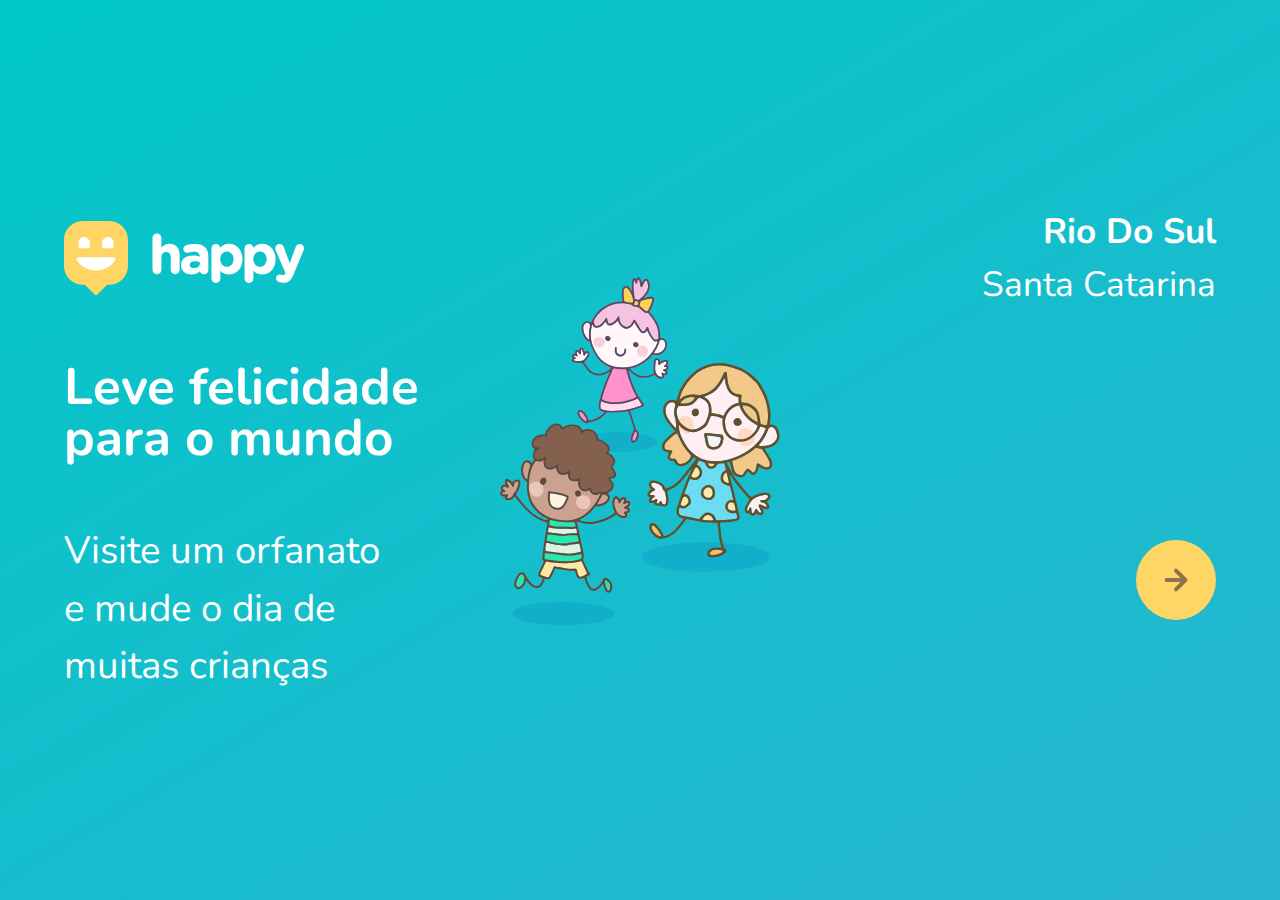
<file: NLW/index.html>
<!DOCTYPE html>
<html lang="pt_BR">
  <head>
    <meta charset="UTF-8" />
    <meta http-equiv="X-UA-Compatible" content="IE=edge" />
    <meta name="viewport" content="width=device-width, initial-scale=1.0" />
    <title>Happy</title>

    <link rel="icon" href="./images/images/logo-icon.png" />
    <link rel="stylesheet" href="./css/main.css" />
    <link rel="stylesheet" href="./css/animations.css" />
    <link rel="stylesheet" href="./css/page-landing.css" />
    <link
      href="https://fonts.googleapis.com/css2?family=Nunito:wght@400;600;800&display=swap"
      rel="stylesheet"
    />
  </head>
  <body>
    <div id="page-landing">
      <div id="container">
        <header>
          <img
            class="animate-up"
            id="logo"
            src="./images/images/logo.svg"
            alt="LogoHappy"
          />
          <div class="location animate-up">
            <strong>Rio Do Sul</strong>
            <p>Santa Catarina</p>
          </div>
        </header>
        <main>
          <h1 class="animate-up"><br>Leve felicidade <br>para o mundo</h1>
          
          <section class="visit ">
            <p class="animate-up">
             <br> Visite um orfanato e mude o dia de muitas crianças
            </p>
        <a href="#" title="Visite orfanatos" class="animate-up">
      <img src="./images/images/arrow.svg" alt="Ir para o mapa"/>
        </section>
          </a>
        </main>
      </div>
    </div>
  </body>
</html>
</file>
<file: NLW/css/main.css>
* {
  margin: 0;
  padding: 0;
  box-sizing: border-box;
}


body {
  height: 100vh;
  color: white;
  background: #EBF2F5;
}


body, input, button, textarea {
  font: 400 1.8rem/1 "Nunito", sans-serif;
}
</file>
<file: NLW/css/animations.css>
/*Animações*/
@keyframes up {
    from {
        opacity: 0;
        transform: translateY(16px);
    }
    to {
        opacity: 1;
        transform: translateY(0);
    }

}

@keyframes right {
    from {
        transform: translateX(-100);
    }

    to {
       transform: translateX(0);     
    }
}


.animate-up {
        animation-name: up;
        animation-duration: 300ms;
        animation-fill-mode: backwards;
      
}

.animate-right {
    animation: right;
    animation-duration: 300ms;
}
</file>
<file: NLW/css/page-landing.css>
#page-landing {
  background: linear-gradient(329.54deg, #29b6d1 0%, #00c7c7 100%);

  min-height: 100vh;

  text-align: center;

  display: flex;
}

#container {
  margin: auto;
  width: min(90%, 112rem);
}

.location,
h1,
.visit p {
  height: 16vh;
}

.visit a {
  width: 5rem;
  height: 5rem;
  background: #ffd666;
  border: none;
  border-radius: 3rem;
  display: flex;
  align-items: center;
  justify-content: center;
  margin: auto;
  transition: background 200ms;
  animation-delay: 250ms;
}

.visit a:hover {
  background: #96feff;
}

#logo {
  animation-delay: 50ms;
}

.location {
  animation-delay: 50ms;
}

main h1 {
  animation-delay: 150ms;
  font-size: clamp(2rem, 4vw, 4.4rem);
}

.visit p {
  animation-delay: 200ms;
}




/*Desktop Version*/
@media (min-width: 760px) {
  
  #container {
    padding: 5rem, 2rem;
    background: url("../images/images/bg.svg") no-repeat 80% /
      clamp(30rem, 54vh, 56rem);
    background-size: 25%;
    background-position: center;
  }

  header {
    display: flex;
    align-items: center;
    justify-content: space-between;
  }

  .location,
  h1,
  .visit p {
    height: initial;
    text-align: initial;
  }

  .location {
    text-align: right;
    font-size: 2.2rem;
    line-height: 1.5;
  }

  .main h1 {
    /*font-size: clamp(4rem, 8vw, 8.4rem);*/
    font-weight: bold;
    line-height: 0.88;
    margin: clamp(10%, 9vh, 12%) 0 4rem;
    width: min(300px, 80%);
  }

  .visit {
    display: flex;
    align-items: center;
    justify-content: space-between;
  }

  .visit p {
    font-size: 2.4rem;
    line-height: 1.5;
    width: clamp(20rem, 20vh, 30rem);
  }

  .visit a {
    margin: initial;
  }
}
</file>
